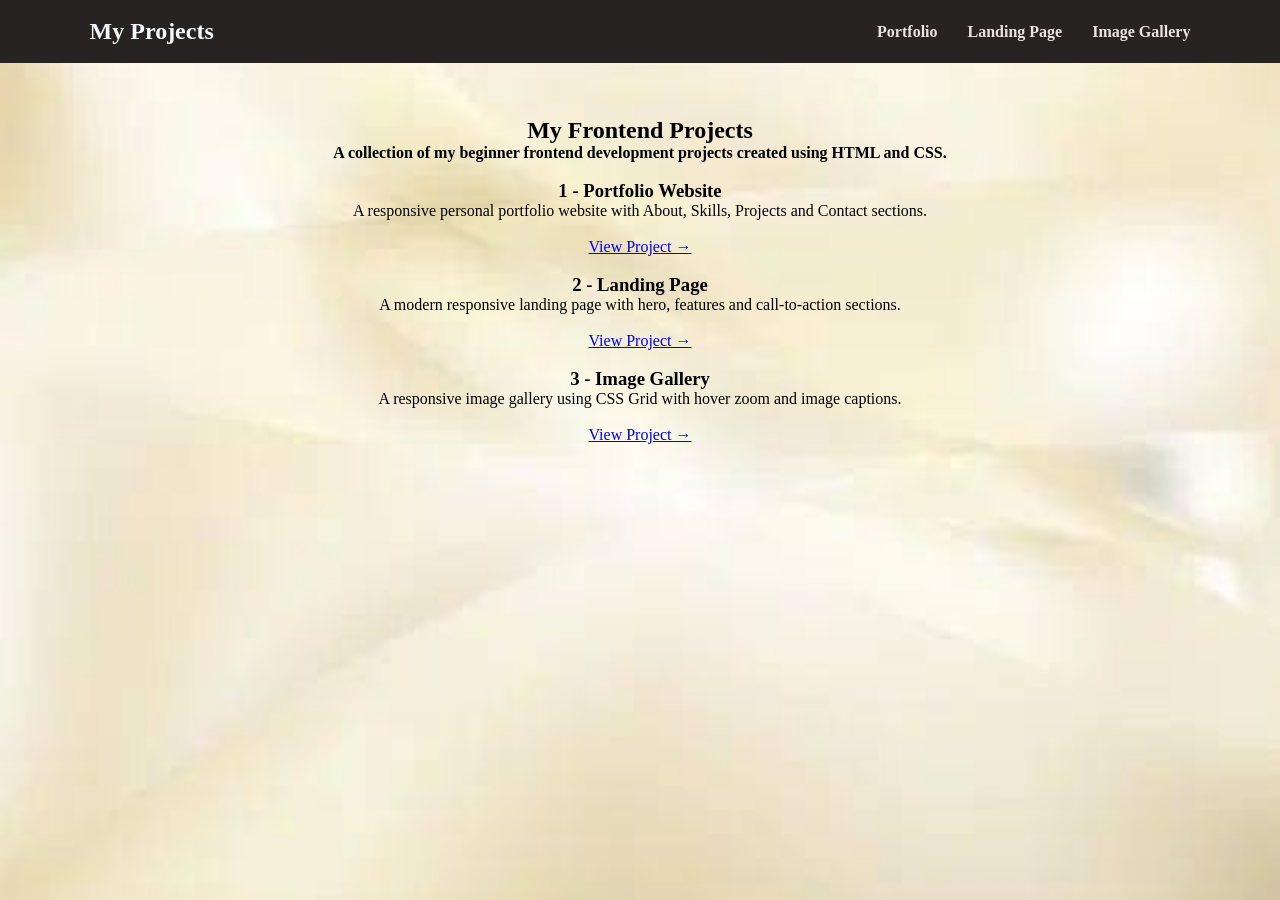
<file: index.html>
<!DOCTYPE html>
<html lang="en">

<head>

    <meta charset="UTF-8">

    <meta name="viewport"
          content="width=device-width, initial-scale=1.0">

    <title>My Frontend Projects</title>

    <link rel="stylesheet" href="style.css">

</head>

<body>
    
       <!-- Navbar -->

    <header>

        <nav class="navbar">

            <a href="index.html" class="logo">
                My Projects
            </a>

            <ul class="nav-links">

    

                <li>
                    <a href="Pro1/index.html">
                        Portfolio
                    </a>
                </li>

                <li>
                    <a href="Pro2/index.html">
                        Landing Page
                    </a>
                </li>

                <li>
                    <a href="Pro3/index.html">
                        Image Gallery
                    </a>
                </li>

            </ul>

        </nav>

    </header>


    <!-- Hero -->

    <section class="home"><br><br><br>

        <h1>
           <center>My Frontend Projects</center> 
        </h1>

        <p>
            <center><b>A collection of my beginner frontend development
            projects created using HTML and CSS.</b></center>
        </p>

    </section><br>


    <!-- Projects -->

    <section class="projects">

        <div class="project-card">

          <center>  <h3>1 - Portfolio Website</h3>

            <p>
                A responsive personal portfolio website
                with About, Skills, Projects and Contact sections.
            </p><br>

            <center><a href="Pro1/index.html">
                View Project →
            </a></center>

        </div><br>


        <div class="project-card">

            

           <center>  <h3>2 - Landing Page</h3>

            <p>
                A modern responsive landing page with
                hero, features and call-to-action sections.
            </p>

            <a href="Pro2/index.html"><br>
                View Project →
            </a></center>

        </div><br>


        <div class="project-card">

         

             <center><h3>3 - Image Gallery</h3>

            <p>
                A responsive image gallery using CSS Grid
                with hover zoom and image captions.
            </p>

            <a href="Pro3/index.html"><br>
                View Project →
            </a></center>

        </div>

    </section>


</body>

</html>
</file>
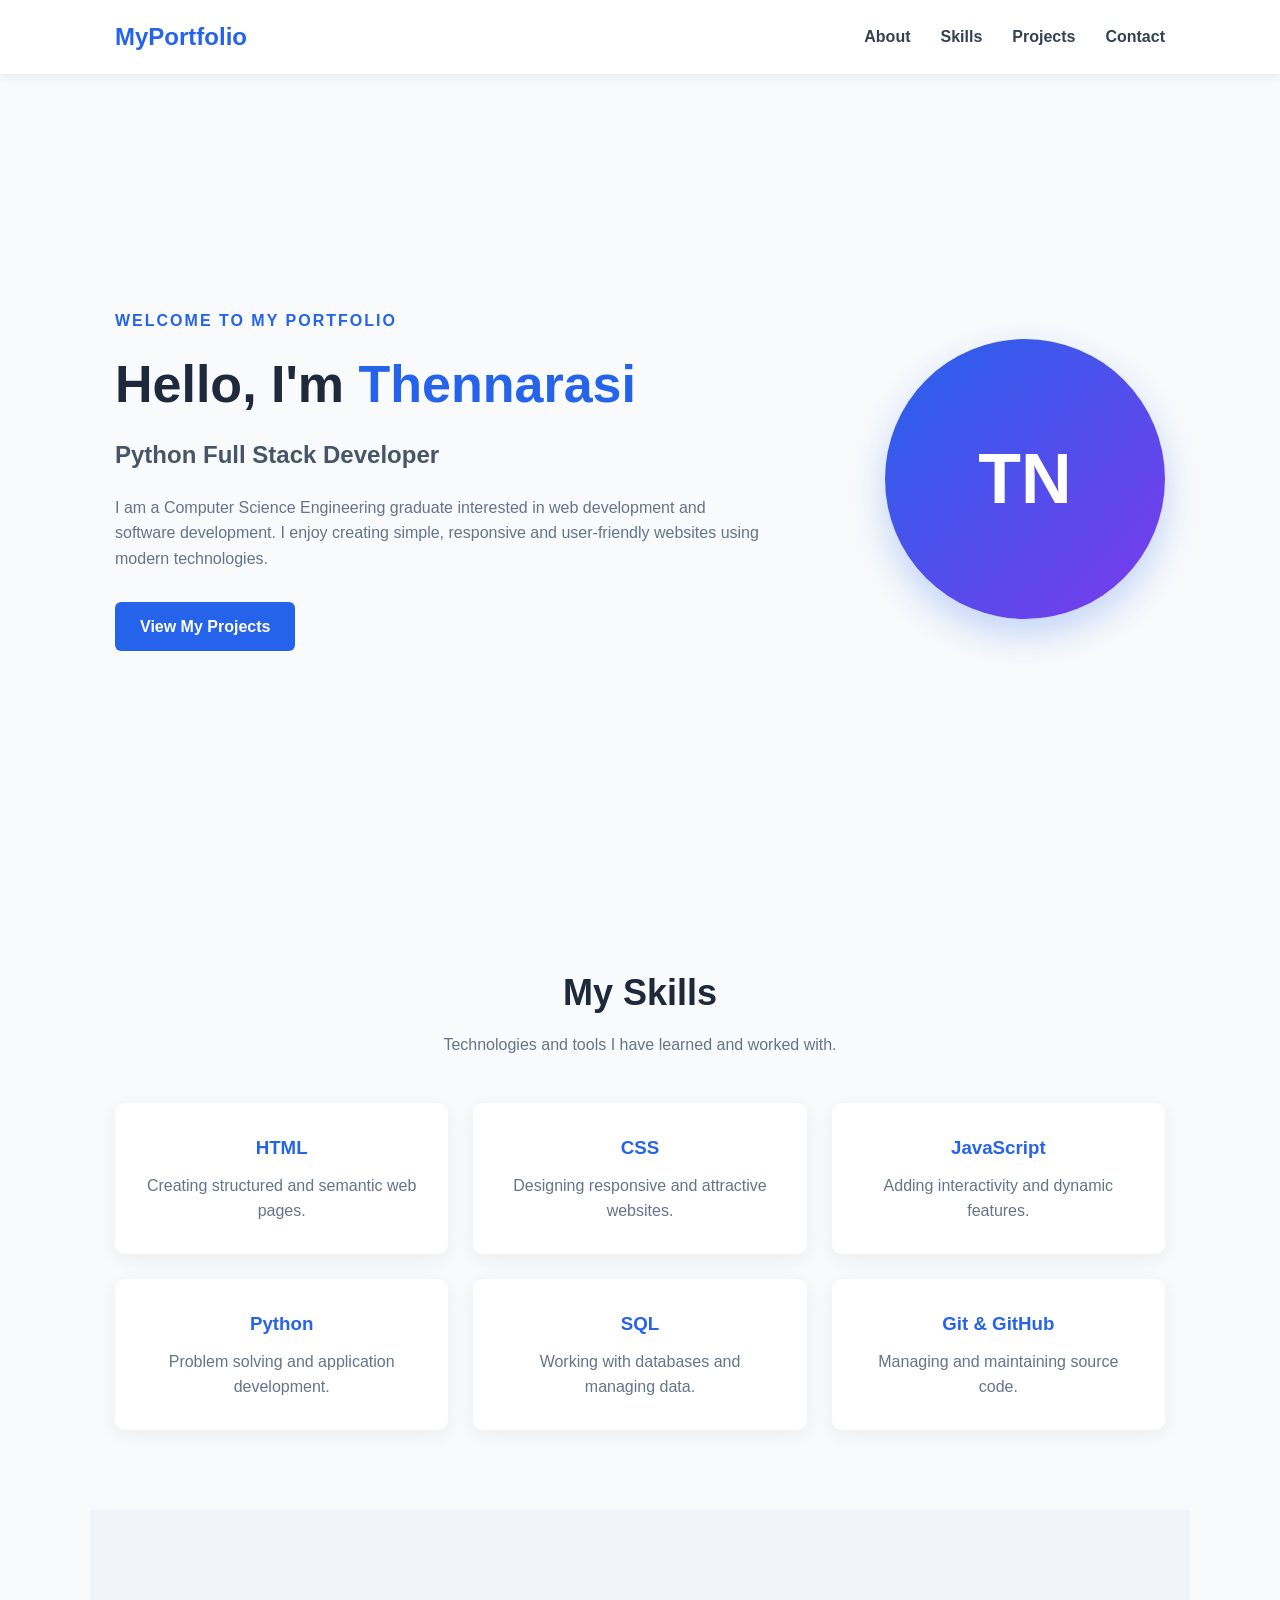
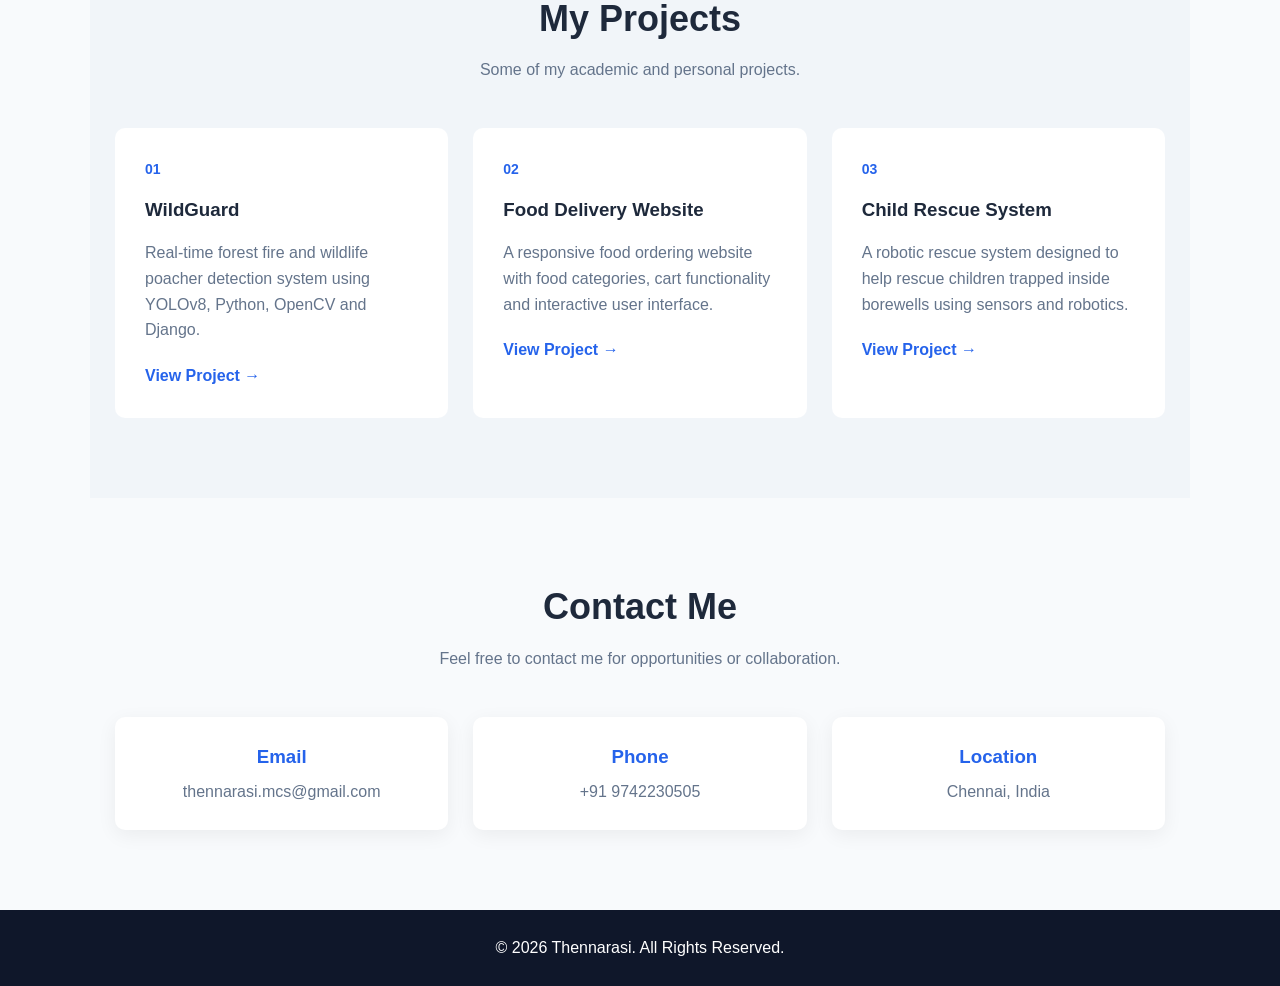
<file: Pro1/index.html>
<!DOCTYPE html>
<html lang="en">
<head>
    <meta charset="UTF-8">
    <meta name="viewport" content="width=device-width, initial-scale=1.0">
    <title>My Portfolio</title>

    <!-- CSS File -->
    <link rel="stylesheet" href="style.css">
</head>


<body>
    

    <!-- Navigation -->
    <header>
        <nav class="navbar">
            <h2 class="logo">MyPortfolio</h2>

            <ul class="nav-links">
                <li><a href="#about">About</a></li>
                <li><a href="#skills">Skills</a></li>
                <li><a href="#projects">Projects</a></li>
                <li><a href="#contact">Contact</a></li>
            </ul>
        </nav>
    </header>


    <!-- About Section -->
    <section id="about" class="about">

        <div class="about-text">
            <p class="welcome">WELCOME TO MY PORTFOLIO</p>

            <h1>Hello, I'm <span>Thennarasi</span></h1>

            <h2>Python Full Stack Developer</h2>

            <p>
                I am a Computer Science Engineering graduate interested in
                web development and software development. I enjoy creating
                simple, responsive and user-friendly websites using modern
                technologies.
            </p>

            <a href="#projects" class="btn">View My Projects</a>
        </div>

        <div class="profile">
            <div class="profile-circle">
                TN
            </div>
        </div>

    </section>


    <!-- Skills Section -->
    <section id="skills" class="section">

        <h2 class="section-title">My Skills</h2>

        <p class="section-description">
            Technologies and tools I have learned and worked with.
        </p>

        <div class="skills-container">

            <div class="skill-card">
                <h3>HTML</h3>
                <p>Creating structured and semantic web pages.</p>
            </div>

            <div class="skill-card">
                <h3>CSS</h3>
                <p>Designing responsive and attractive websites.</p>
            </div>

            <div class="skill-card">
                <h3>JavaScript</h3>
                <p>Adding interactivity and dynamic features.</p>
            </div>

            <div class="skill-card">
                <h3>Python</h3>
                <p>Problem solving and application development.</p>
            </div>

            <div class="skill-card">
                <h3>SQL</h3>
                <p>Working with databases and managing data.</p>
            </div>

            <div class="skill-card">
                <h3>Git & GitHub</h3>
                <p>Managing and maintaining source code.</p>
            </div>

        </div>

    </section>


    <!-- Projects Section -->
    <section id="projects" class="section projects-section">

        <h2 class="section-title">My Projects</h2>

        <p class="section-description">
            Some of my academic and personal projects.
        </p>

        <div class="projects-container">

            <div class="project-card">
                <div class="project-number">01</div>

                <h3>WildGuard</h3>

                <p>
                    Real-time forest fire and wildlife poacher detection
                    system using YOLOv8, Python, OpenCV and Django.
                </p>

                <a href="#" class="project-link">View Project →</a>
            </div>


            <div class="project-card">
                <div class="project-number">02</div>

                <h3>Food Delivery Website</h3>

                <p>
                    A responsive food ordering website with food categories,
                    cart functionality and interactive user interface.
                </p>

                <a href="#" class="project-link">View Project →</a>
            </div>


            <div class="project-card">
                <div class="project-number">03</div>

                <h3>Child Rescue System</h3>

                <p>
                    A robotic rescue system designed to help rescue children
                    trapped inside borewells using sensors and robotics.
                </p>

                <a href="#" class="project-link">View Project →</a>
            </div>

        </div>

    </section>


    <!-- Contact Section -->
    <section id="contact" class="section contact-section">

        <h2 class="section-title">Contact Me</h2>

        <p class="section-description">
            Feel free to contact me for opportunities or collaboration.
        </p>

        <div class="contact-container">

            <div class="contact-card">
                <h3>Email</h3>
                <p>thennarasi.mcs@gmail.com</p>
            </div>

            <div class="contact-card">
                <h3>Phone</h3>
                <p>+91 9742230505</p>
            </div>

            <div class="contact-card">
                <h3>Location</h3>
                <p>Chennai, India</p>
            </div>

        </div>

    </section>


    <!-- Footer -->
    <footer>
        <p>© 2026 Thennarasi. All Rights Reserved.</p>
    </footer>

</body>
</html>
</file>
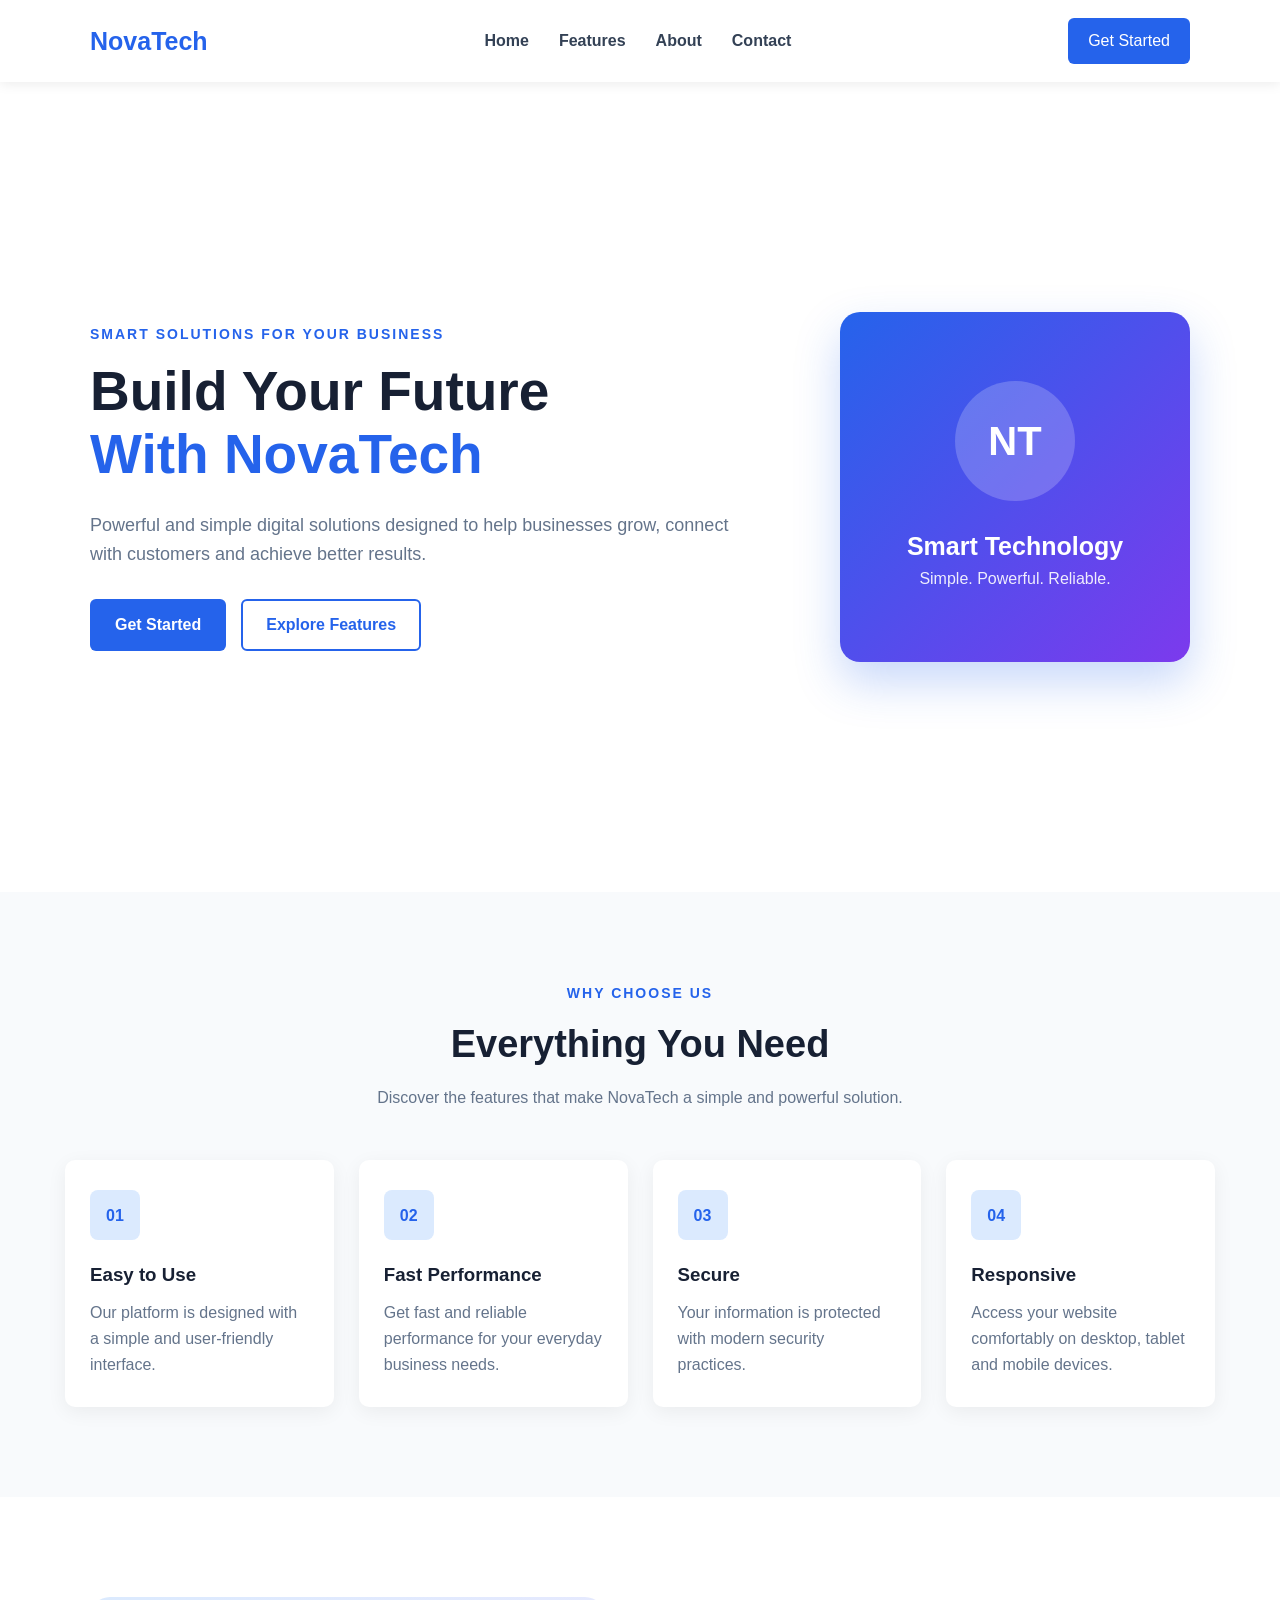
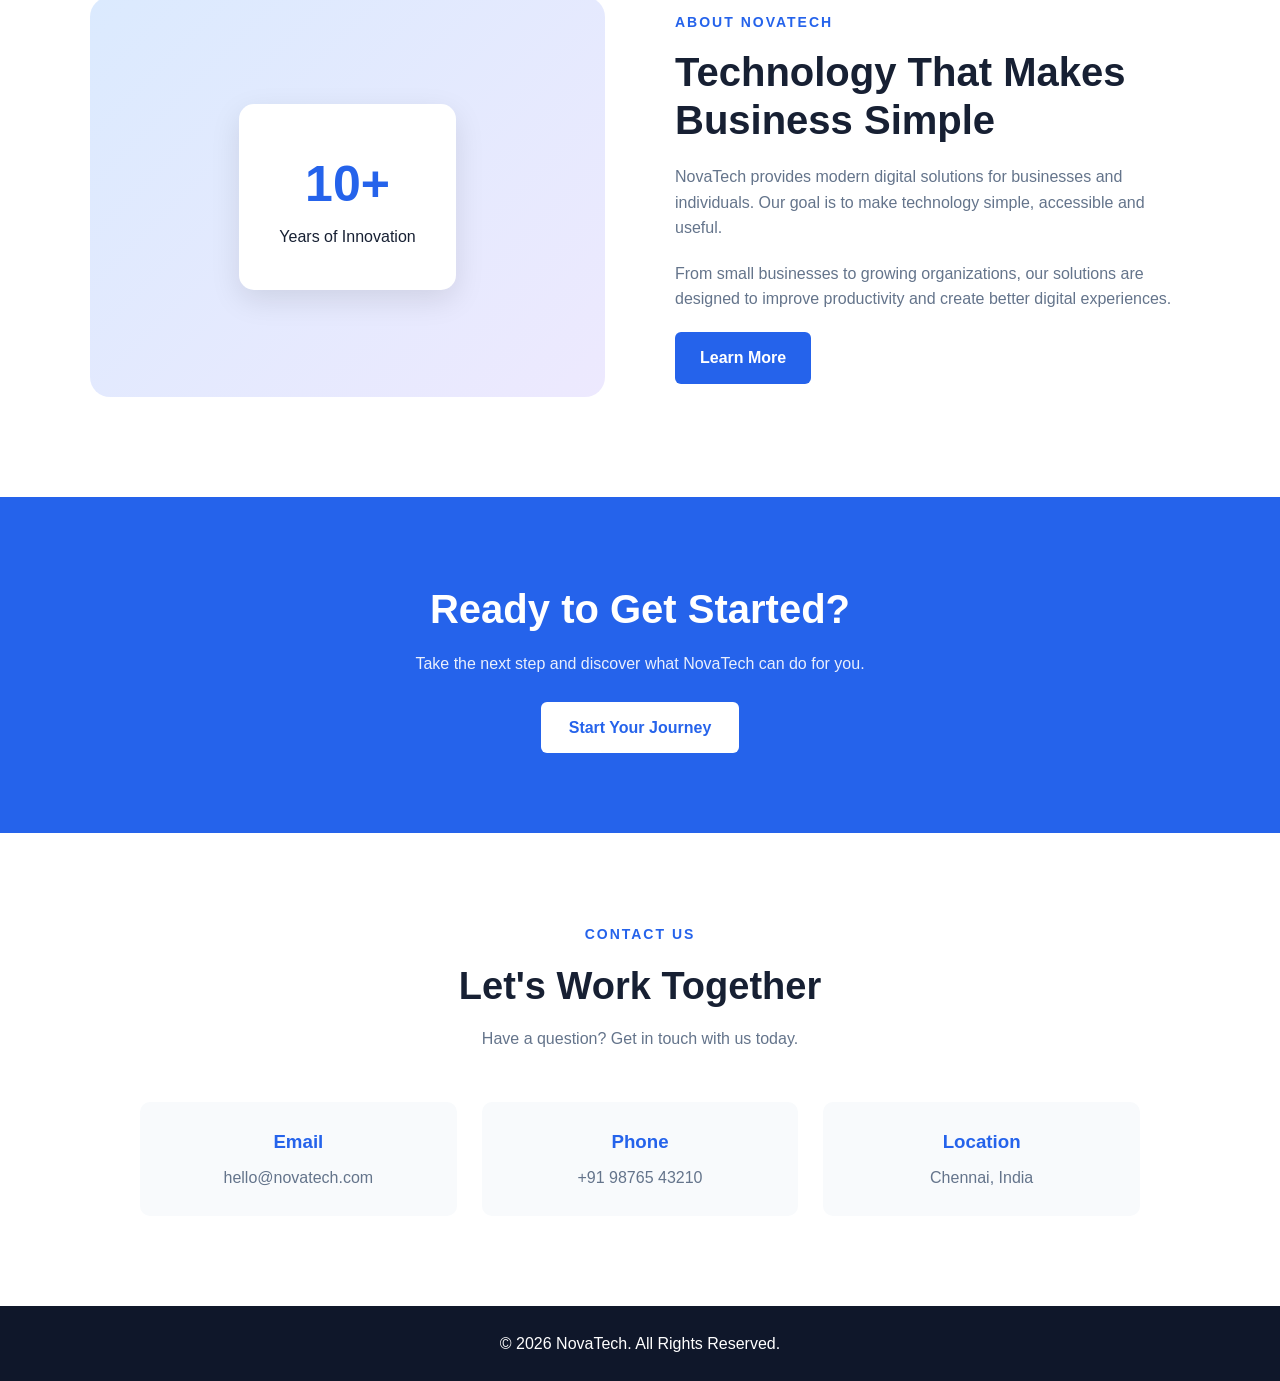
<file: Pro2/index.html>
<!DOCTYPE html>
<html lang="en">
<head>
    <meta charset="UTF-8">
    <meta name="viewport" content="width=device-width, initial-scale=1.0">

    <title>NovaTech - Smart Solutions</title>

    <link rel="stylesheet" href="style.css">
</head>

<body>
    

    <!-- Navbar -->
    <header>
        <nav class="navbar">

            <div class="logo">
                NovaTech
            </div>

            <ul class="nav-links">
                <li><a href="#home">Home</a></li>
                <li><a href="#features">Features</a></li>
                <li><a href="#about">About</a></li>
                <li><a href="#contact">Contact</a></li>
            </ul>

            <a href="#contact" class="nav-btn">Get Started</a>

        </nav>
    </header>


    <!-- Hero Section -->
    <section id="home" class="hero">

        <div class="hero-content">

            <p class="small-title">
                SMART SOLUTIONS FOR YOUR BUSINESS
            </p>

            <h1>
                Build Your Future
                <span>With NovaTech</span>
            </h1>

            <p class="hero-text">
                Powerful and simple digital solutions designed to help
                businesses grow, connect with customers and achieve
                better results.
            </p>

            <div class="hero-buttons">
                <a href="#contact" class="primary-btn">
                    Get Started
                </a>

                <a href="#features" class="secondary-btn">
                    Explore Features
                </a>
            </div>

        </div>


        <!-- Hero Card -->
        <div class="hero-card">

            <div class="circle">
                NT
            </div>

            <h3>Smart Technology</h3>

            <p>
                Simple. Powerful. Reliable.
            </p>

        </div>

    </section>


    <!-- Features Section -->
    <section id="features" class="features">

        <div class="section-heading">

            <p>WHY CHOOSE US</p>

            <h2>Everything You Need</h2>

            <span>
                Discover the features that make NovaTech a simple
                and powerful solution.
            </span>

        </div>


        <div class="feature-container">

            <!-- Feature 1 -->
            <div class="feature-card">

                <div class="feature-icon">
                    01
                </div>

                <h3>Easy to Use</h3>

                <p>
                    Our platform is designed with a simple and
                    user-friendly interface.
                </p>

            </div>


            <!-- Feature 2 -->
            <div class="feature-card">

                <div class="feature-icon">
                    02
                </div>

                <h3>Fast Performance</h3>

                <p>
                    Get fast and reliable performance for your
                    everyday business needs.
                </p>

            </div>


            <!-- Feature 3 -->
            <div class="feature-card">

                <div class="feature-icon">
                    03
                </div>

                <h3>Secure</h3>

                <p>
                    Your information is protected with modern
                    security practices.
                </p>

            </div>


            <!-- Feature 4 -->
            <div class="feature-card">

                <div class="feature-icon">
                    04
                </div>

                <h3>Responsive</h3>

                <p>
                    Access your website comfortably on desktop,
                    tablet and mobile devices.
                </p>

            </div>

        </div>

    </section>


    <!-- About Section -->
    <section id="about" class="about">

        <div class="about-image">
            <div class="about-box">
                <h2>10+</h2>
                <p>Years of Innovation</p>
            </div>
        </div>


        <div class="about-content">

            <p class="small-title">
                ABOUT NOVATECH
            </p>

            <h2>
                Technology That Makes
                Business Simple
            </h2>

            <p>
                NovaTech provides modern digital solutions for
                businesses and individuals. Our goal is to make
                technology simple, accessible and useful.
            </p>

            <p>
                From small businesses to growing organizations,
                our solutions are designed to improve productivity
                and create better digital experiences.
            </p>

            <a href="#contact" class="primary-btn">
                Learn More
            </a>

        </div>

    </section>


    <!-- CTA Section -->
    <section class="cta">

        <h2>
            Ready to Get Started?
        </h2>

        <p>
            Take the next step and discover what NovaTech
            can do for you.
        </p>

        <a href="#contact" class="cta-btn">
            Start Your Journey
        </a>

    </section>


    <!-- Contact Section -->
    <section id="contact" class="contact">

        <div class="section-heading">

            <p>CONTACT US</p>

            <h2>Let's Work Together</h2>

            <span>
                Have a question? Get in touch with us today.
            </span>

        </div>


        <div class="contact-box">

            <div>
                <h3>Email</h3>
                <p>hello@novatech.com</p>
            </div>

            <div>
                <h3>Phone</h3>
                <p>+91 98765 43210</p>
            </div>

            <div>
                <h3>Location</h3>
                <p>Chennai, India</p>
            </div>

        </div>

    </section>


    <!-- Footer -->
    <footer>

        <p>
            © 2026 NovaTech. All Rights Reserved.
        </p>

    </footer>

</body>
</html>
</file>
<file: style.css>
/* =========================
   COMMON NAVBAR
========================= */

* {
    margin: 0;
    padding: 0;
    box-sizing: border-box;
}

html {
    scroll-behavior: smooth;
}

.navbar {
    width: 100%;
    padding: 18px 7%;

    display: flex;
    justify-content: space-between;
    align-items: center;

    background: #272323;

    box-shadow: 0 2px 10px rgba(236, 235, 235, 0.08);

    position: sticky;
    top: 0;
    z-index: 1000;
}

.logo {
    text-decoration: none;

    font-size: 24px;
    font-weight: bold;

    color: #f6f7fa;
}
body {
    background-image: url("./images\ \(1\).jpg");

    background-size: cover;
    background-position: center;
    background-repeat: no-repeat;

    background-attachment: fixed;
}
.nav-links {
    display: flex;

    list-style: none;

    gap: 30px;
}

.nav-links a {
    text-decoration: none;

    color: #ebe2e2;

    font-size: 16px;
    font-weight: 600;

    transition: 0.3s;
}

.nav-links a:hover {
    color: #2563eb;
}


/* =========================
   MOBILE NAVBAR
========================= */

@media (max-width: 700px) {

    .navbar {
        flex-direction: column;

        gap: 15px;

        padding: 15px;
    }

    .nav-links {
        gap: 15px;

        flex-wrap: wrap;

        justify-content: center;
    }

    .nav-links a {
        font-size: 14px;
    }
}
</file>
<file: Pro1/style.css>
/* Reset */
* {
    margin: 0;
    padding: 0;
    box-sizing: border-box;
}


/* Body */
body {
    font-family: Arial, Helvetica, sans-serif;
    background: #f8fafc;
    color: #1e293b;
    line-height: 1.6;
}


/* Navigation */
header {
    background: #ffffff;
    position: sticky;
    top: 0;
    z-index: 1000;
    box-shadow: 0 2px 10px rgba(0, 0, 0, 0.08);
}


.navbar {
    max-width: 1100px;
    margin: auto;
    padding: 18px 25px;

    display: flex;
    justify-content: space-between;
    align-items: center;
}


.logo {
    color: #2563eb;
    font-size: 24px;
}


.nav-links {
    display: flex;
    list-style: none;
    gap: 30px;
}


.nav-links a {
    text-decoration: none;
    color: #334155;
    font-weight: 600;

    transition: 0.3s;
}


.nav-links a:hover {
    color: #2563eb;
}


/* About */
.about {
    max-width: 1100px;
    min-height: 90vh;
    margin: auto;
    padding: 80px 25px;

    display: flex;
    align-items: center;
    justify-content: space-between;
    gap: 50px;
}


.about-text {
    max-width: 650px;
}


.welcome {
    color: #2563eb;
    font-weight: bold;
    letter-spacing: 2px;
    margin-bottom: 10px;
}


.about h1 {
    font-size: 52px;
    margin-bottom: 10px;
}


.about h1 span {
    color: #2563eb;
}


.about h2 {
    color: #475569;
    margin-bottom: 20px;
}


.about-text > p:not(.welcome) {
    color: #64748b;
    margin-bottom: 30px;
}


/* Button */
.btn {
    display: inline-block;
    background: #2563eb;
    color: white;
    padding: 12px 25px;
    border-radius: 6px;

    text-decoration: none;
    font-weight: bold;

    transition: 0.3s;
}


.btn:hover {
    background: #1d4ed8;
    transform: translateY(-3px);
}


/* Profile */
.profile-circle {
    width: 280px;
    height: 280px;

    border-radius: 50%;

    background: linear-gradient(135deg, #2563eb, #7c3aed);

    display: flex;
    align-items: center;
    justify-content: center;

    color: white;
    font-size: 70px;
    font-weight: bold;

    box-shadow: 0 15px 35px rgba(37, 99, 235, 0.25);

    transition: 0.4s;

}



.profile-circle:hover {
    transform: scale(1.05);
}


/* Common Section */
.section {
    max-width: 1100px;
    margin: auto;
    padding: 80px 25px;
}


.section-title {
    text-align: center;
    font-size: 36px;
    margin-bottom: 10px;
}


.section-description {
    text-align: center;
    color: #64748b;
    margin-bottom: 45px;
}


/* Skills */
.skills-container {
    display: grid;
    grid-template-columns: repeat(3, 1fr);
    gap: 25px;
}


.skill-card {
    background: white;
    padding: 30px;
    border-radius: 10px;

    text-align: center;

    box-shadow: 0 5px 20px rgba(0, 0, 0, 0.06);

    transition: 0.3s;
}


.skill-card h3 {
    color: #2563eb;
    margin-bottom: 10px;
}


.skill-card p {
    color: #64748b;
}


.skill-card:hover {
    transform: translateY(-8px);
    box-shadow: 0 12px 25px rgba(0, 0, 0, 0.12);
}


/* Projects */
.projects-section {
    background: #f1f5f9;
}


.projects-container {
    display: grid;
    grid-template-columns: repeat(3, 1fr);
    gap: 25px;
}


.project-card {
    background: white;
    padding: 30px;
    border-radius: 10px;

    transition: 0.3s;
}


.project-card:hover {
    transform: translateY(-8px);
    box-shadow: 0 12px 25px rgba(0, 0, 0, 0.12);
}


.project-number {
    color: #2563eb;
    font-size: 14px;
    font-weight: bold;
    margin-bottom: 15px;
}


.project-card h3 {
    margin-bottom: 15px;
}


.project-card p {
    color: #64748b;
    margin-bottom: 20px;
}


.project-link {
    text-decoration: none;
    color: #2563eb;
    font-weight: bold;
}


.project-link:hover {
    text-decoration: underline;
}


/* Contact */
.contact-container {
    display: grid;
    grid-template-columns: repeat(3, 1fr);
    gap: 25px;
}


.contact-card {
    background: white;
    padding: 25px;

    text-align: center;

    border-radius: 10px;

    box-shadow: 0 5px 20px rgba(0, 0, 0, 0.06);

    transition: 0.3s;
}


.contact-card:hover {
    transform: translateY(-5px);
}


.contact-card h3 {
    color: #2563eb;
    margin-bottom: 8px;
}


.contact-card p {
    color: #64748b;
}


/* Footer */
footer {
    background: #0f172a;
    color: white;
    text-align: center;
    padding: 25px;
}


/* Responsive Design */
@media (max-width: 768px) {

    .navbar {
        flex-direction: column;
        gap: 15px;
    }

    .nav-links {
        gap: 15px;
        flex-wrap: wrap;
        justify-content: center;
    }


    .about {
        flex-direction: column-reverse;
        text-align: center;
        padding-top: 60px;
    }


    .about h1 {
        font-size: 38px;
    }


    .profile-circle {
        width: 200px;
        height: 200px;
        font-size: 50px;
    }


    .skills-container,
    .projects-container,
    .contact-container {
        grid-template-columns: 1fr;
    }


    .section {
        padding: 60px 20px;
    }
}


@media (max-width: 480px) {

    .nav-links {
        font-size: 14px;
    }

    .about h1 {
        font-size: 32px;
    }

    .about h2 {
        font-size: 20px;
    }

    .section-title {
        font-size: 30px;
    }
}
</file>
<file: Pro2/style.css>
/* =========================
   RESET
========================= */

* {
    margin: 0;
    padding: 0;
    box-sizing: border-box;
}


html {
    scroll-behavior: smooth;
}


body {
    font-family: Arial, Helvetica, sans-serif;
    color: #172033;
    background: #ffffff;
    line-height: 1.6;
}


/* =========================
   NAVBAR
========================= */

header {
    position: sticky;
    top: 0;
    z-index: 1000;

    background: white;

    box-shadow: 0 2px 12px rgba(0, 0, 0, 0.08);
}


.navbar {
    max-width: 1150px;
    margin: auto;

    padding: 18px 25px;

    display: flex;
    align-items: center;
    justify-content: space-between;
}


.logo {
    font-size: 25px;
    font-weight: bold;
    color: #2563eb;
}


.nav-links {
    display: flex;
    gap: 30px;

    list-style: none;
}


.nav-links a {
    text-decoration: none;
    color: #334155;
    font-weight: 600;

    transition: 0.3s;
}


.nav-links a:hover {
    color: #2563eb;
}


.nav-btn {
    text-decoration: none;

    background: #2563eb;
    color: white;

    padding: 10px 20px;

    border-radius: 6px;

    transition: 0.3s;
}


.nav-btn:hover {
    background: #1d4ed8;
    transform: translateY(-3px);
}


/* =========================
   HERO
========================= */

.hero {
    max-width: 1150px;
    min-height: 90vh;

    margin: auto;
    padding: 80px 25px;

    display: flex;
    align-items: center;
    justify-content: space-between;

    gap: 60px;
}


.hero-content {
    max-width: 650px;
}


.small-title {
    color: #2563eb;
    font-size: 14px;
    font-weight: bold;
    letter-spacing: 2px;

    margin-bottom: 15px;
}


.hero h1 {
    font-size: 55px;
    line-height: 1.15;

    margin-bottom: 25px;
}


.hero h1 span {
    color: #2563eb;
    display: block;
}


.hero-text {
    color: #64748b;
    font-size: 18px;

    margin-bottom: 30px;
}


.hero-buttons {
    display: flex;
    gap: 15px;
    flex-wrap: wrap;
}


.primary-btn {
    display: inline-block;

    background: #2563eb;
    color: white;

    padding: 13px 25px;

    border-radius: 6px;

    text-decoration: none;
    font-weight: bold;

    transition: 0.3s;
}


.primary-btn:hover {
    background: #1d4ed8;
    transform: translateY(-4px);
    box-shadow: 0 8px 20px rgba(37, 99, 235, 0.25);
}


.secondary-btn {
    display: inline-block;

    border: 2px solid #2563eb;
    color: #2563eb;

    padding: 11px 23px;

    border-radius: 6px;

    text-decoration: none;
    font-weight: bold;

    transition: 0.3s;
}


.secondary-btn:hover {
    background: #2563eb;
    color: white;
    transform: translateY(-4px);
}


/* Hero Card */

.hero-card {
    width: 350px;
    height: 350px;

    border-radius: 20px;

    background: linear-gradient(
        135deg,
        #2563eb,
        #7c3aed
    );

    color: white;

    display: flex;
    flex-direction: column;

    justify-content: center;
    align-items: center;

    text-align: center;

    box-shadow: 0 20px 45px rgba(37, 99, 235, 0.25);

    transition: 0.4s;
}


.hero-card:hover {
    transform: translateY(-10px) rotate(1deg);
}


.circle {
    width: 120px;
    height: 120px;

    border-radius: 50%;

    background: rgba(255, 255, 255, 0.2);

    display: flex;
    align-items: center;
    justify-content: center;

    font-size: 40px;
    font-weight: bold;

    margin-bottom: 25px;
}


.hero-card h3 {
    font-size: 25px;
}


.hero-card p {
    opacity: 0.9;
}


/* =========================
   FEATURES
========================= */

.features {
    background: #f8fafc;

    padding: 90px 25px;
}


.section-heading {
    text-align: center;
    max-width: 650px;

    margin: 0 auto 50px;
}


.section-heading p {
    color: #2563eb;
    font-weight: bold;

    letter-spacing: 2px;
    font-size: 14px;
}


.section-heading h2 {
    font-size: 38px;

    margin: 10px 0;
}


.section-heading span {
    color: #64748b;
}


.feature-container {
    max-width: 1150px;
    margin: auto;

    display: grid;

    grid-template-columns: repeat(4, 1fr);

    gap: 25px;
}


.feature-card {
    background: white;

    padding: 30px 25px;

    border-radius: 10px;

    box-shadow: 0 5px 20px rgba(0, 0, 0, 0.06);

    transition: 0.3s;
}


.feature-card:hover {
    transform: translateY(-8px);

    box-shadow: 0 15px 30px rgba(0, 0, 0, 0.12);
}


.feature-icon {
    width: 50px;
    height: 50px;

    border-radius: 8px;

    background: #dbeafe;
    color: #2563eb;

    display: flex;
    align-items: center;
    justify-content: center;

    font-weight: bold;

    margin-bottom: 20px;
}


.feature-card h3 {
    margin-bottom: 10px;
}


.feature-card p {
    color: #64748b;
}


/* =========================
   ABOUT
========================= */

.about {
    max-width: 1150px;

    margin: auto;

    padding: 100px 25px;

    display: grid;

    grid-template-columns: 1fr 1fr;

    gap: 70px;

    align-items: center;
}


.about-image {
    min-height: 400px;

    border-radius: 20px;

    background: linear-gradient(
        135deg,
        #dbeafe,
        #ede9fe
    );

    display: flex;
    align-items: center;
    justify-content: center;
}


.about-box {
    background: white;

    padding: 40px;

    border-radius: 15px;

    text-align: center;

    box-shadow: 0 10px 30px rgba(0, 0, 0, 0.1);

    transition: 0.3s;
}


.about-box:hover {
    transform: scale(1.05);
}


.about-box h2 {
    font-size: 50px;
    color: #2563eb;
}


.about-content h2 {
    font-size: 40px;

    line-height: 1.2;

    margin: 10px 0 20px;
}


.about-content p:not(.small-title) {
    color: #64748b;

    margin-bottom: 20px;
}


/* =========================
   CTA
========================= */

.cta {
    padding: 80px 25px;

    background: #2563eb;

    color: white;

    text-align: center;
}


.cta h2 {
    font-size: 40px;
    margin-bottom: 10px;
}


.cta p {
    margin-bottom: 25px;

    opacity: 0.9;
}


.cta-btn {
    display: inline-block;

    background: white;
    color: #2563eb;

    padding: 13px 28px;

    border-radius: 6px;

    text-decoration: none;

    font-weight: bold;

    transition: 0.3s;
}


.cta-btn:hover {
    transform: translateY(-4px);

    box-shadow: 0 8px 20px rgba(0, 0, 0, 0.2);
}


/* =========================
   CONTACT
========================= */

.contact {
    padding: 90px 25px;
}


.contact-box {
    max-width: 1000px;

    margin: auto;

    display: grid;

    grid-template-columns: repeat(3, 1fr);

    gap: 25px;
}


.contact-box div {
    padding: 25px;

    text-align: center;

    border-radius: 10px;

    background: #f8fafc;

    transition: 0.3s;
}


.contact-box div:hover {
    transform: translateY(-5px);
}


.contact-box h3 {
    color: #2563eb;

    margin-bottom: 8px;
}


.contact-box p {
    color: #64748b;
}


/* =========================
   FOOTER
========================= */

footer {
    background: #0f172a;

    color: white;

    text-align: center;

    padding: 25px;
}


/* =========================
   TABLET
========================= */

@media (max-width: 900px) {

    .hero {
        flex-direction: column;

        text-align: center;
    }


    .hero-buttons {
        justify-content: center;
    }


    .hero-card {
        width: 300px;
        height: 300px;
    }


    .feature-container {
        grid-template-columns: repeat(2, 1fr);
    }


    .about {
        grid-template-columns: 1fr;

        text-align: center;
    }


    .contact-box {
        grid-template-columns: 1fr;
    }

}


/* =========================
   MOBILE
========================= */

@media (max-width: 600px) {

    .navbar {
        flex-direction: column;

        gap: 15px;
    }


    .nav-links {
        gap: 15px;

        flex-wrap: wrap;

        justify-content: center;
    }


    .nav-btn {
        display: none;
    }


    .hero {
        padding: 60px 20px;
    }


    .hero h1 {
        font-size: 38px;
    }


    .hero-text {
        font-size: 16px;
    }


    .hero-card {
        width: 250px;
        height: 250px;
    }


    .feature-container {
        grid-template-columns: 1fr;
    }


    .section-heading h2 {
        font-size: 30px;
    }


    .about {
        padding: 70px 20px;
    }


    .about-content h2 {
        font-size: 32px;
    }


    .about-image {
        min-height: 280px;
    }


    .cta h2 {
        font-size: 30px;
    }

}
</file>
